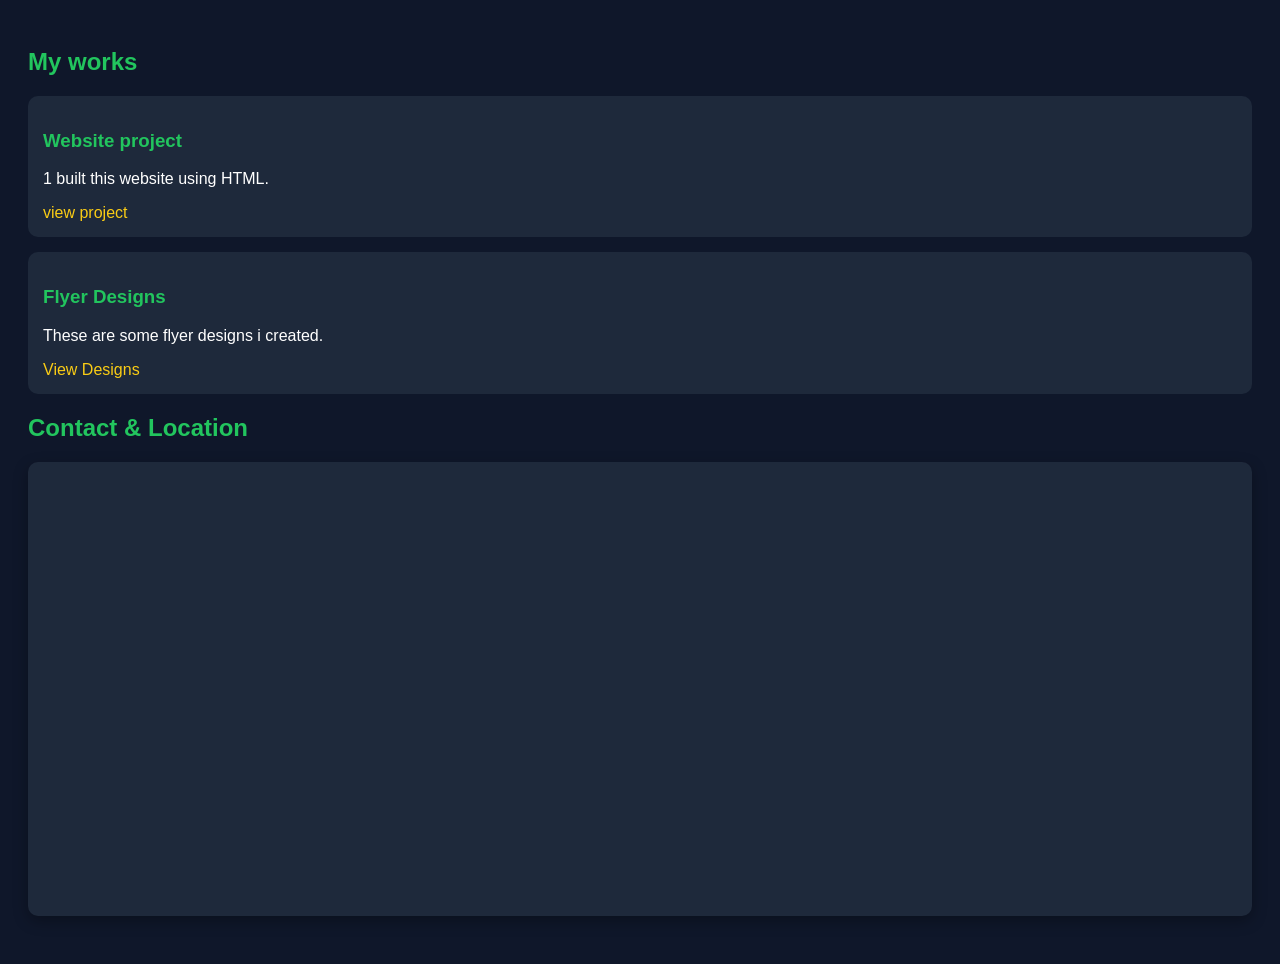
<file: index.html>
<!DOCTYPE html>
<html>
<head>
  <link rel="stylesheet" 
    href="style.css">
</head>
<body>
<h2>My works</h2>
<div>
<h3>Website project</h3>
<p>1 built this website using HTML.</p>
<a href="#">view project</a>
</div>
<div>
  <h3>Flyer Designs</h3>
  <p> These are some flyer designs i created.</p>
  <a href="#"> View Designs </a>
</div>

<!-- Contact Section with Map -->
<h2>Contact & Location</h2>
<div class="map-container">
  <iframe src="https://www.google.com/maps/embed?pb=!1m18!1m12!1m3!1d255860.0!2d7.0676!3d5.4867!2m3!1f0!2f0!3f0!3m2!1i1024!2i768!4f13.1!3m3!1m2!1s0x1043e0e9d2f1f1f1%3A0x1234567890abcdef!2sImo%20State%2C%20Nigeria!5e0!3m2!1sen!2sng!4v1234567890123" width="100%" height="450" style="border:0;" allowfullscreen="" loading="lazy" referrerpolicy="no-referrer-when-downgrade"></iframe>
</div>
    </body>
    </html>
</file>
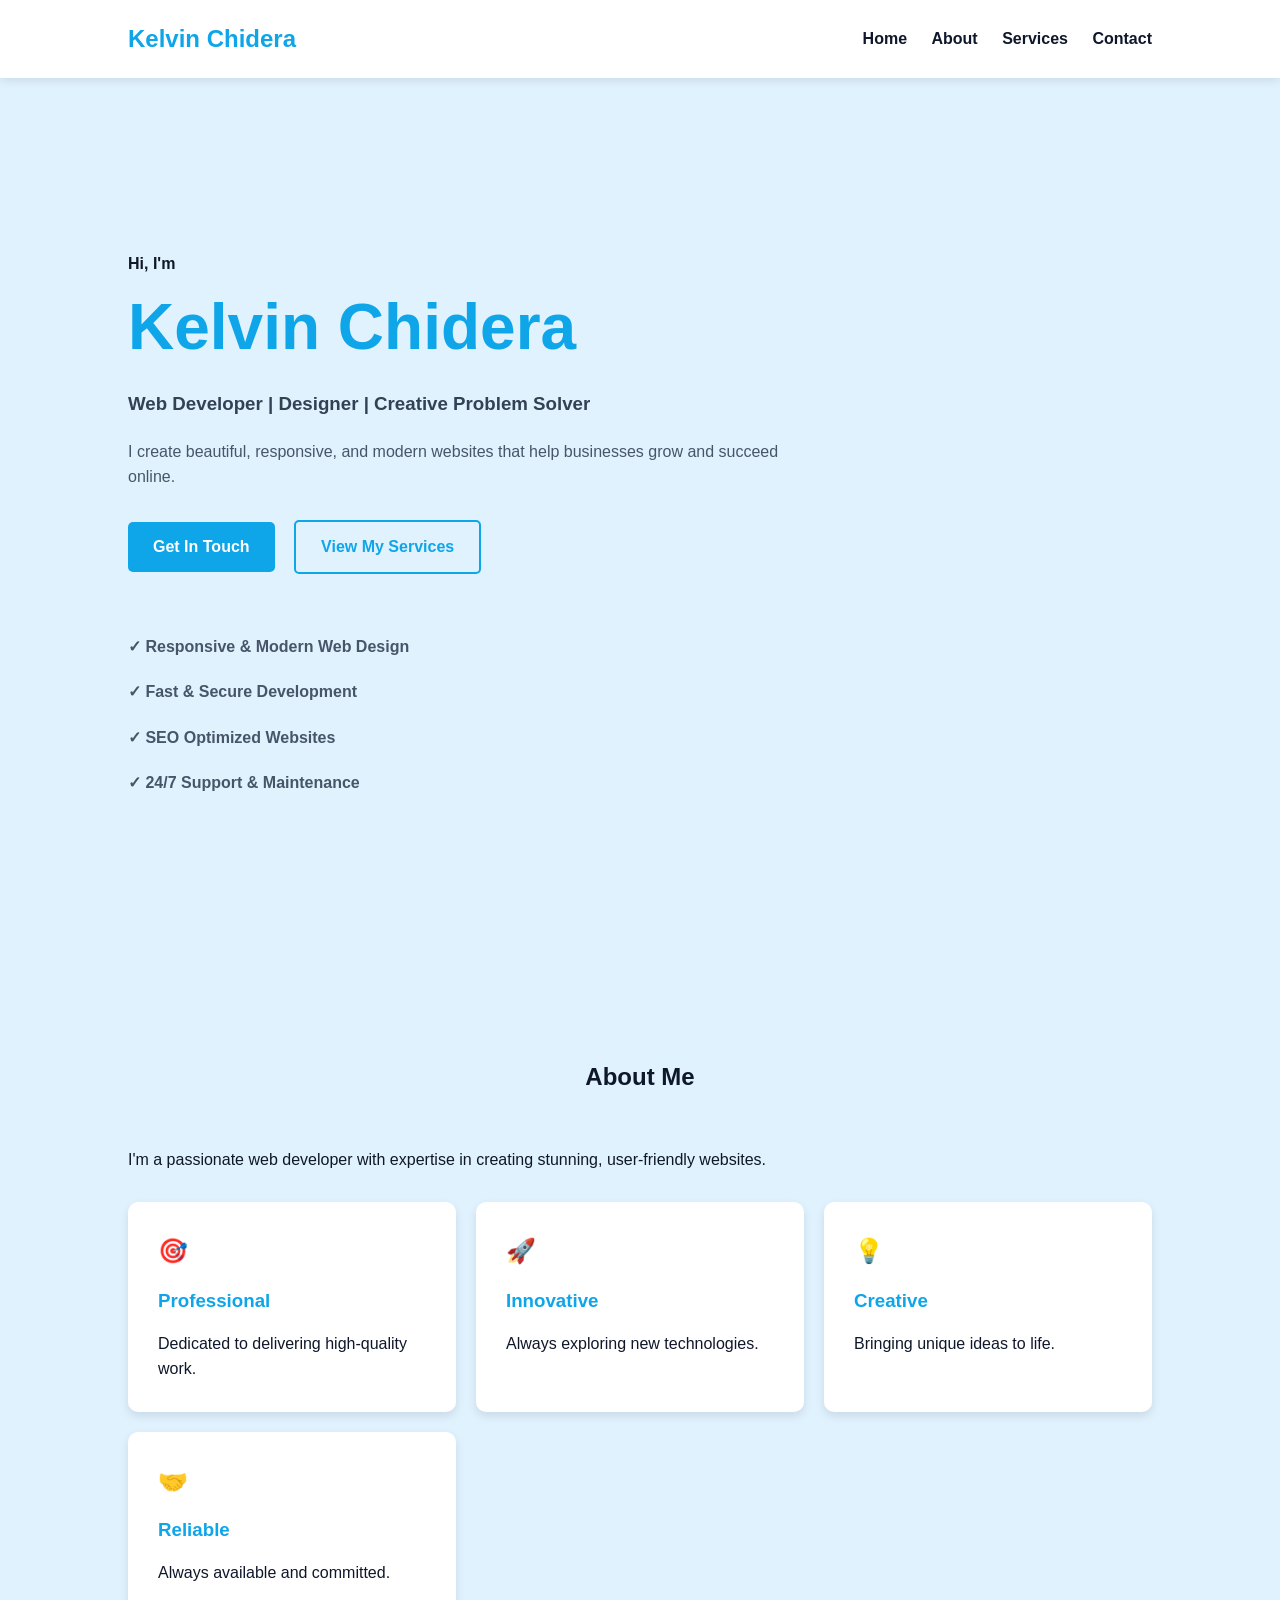
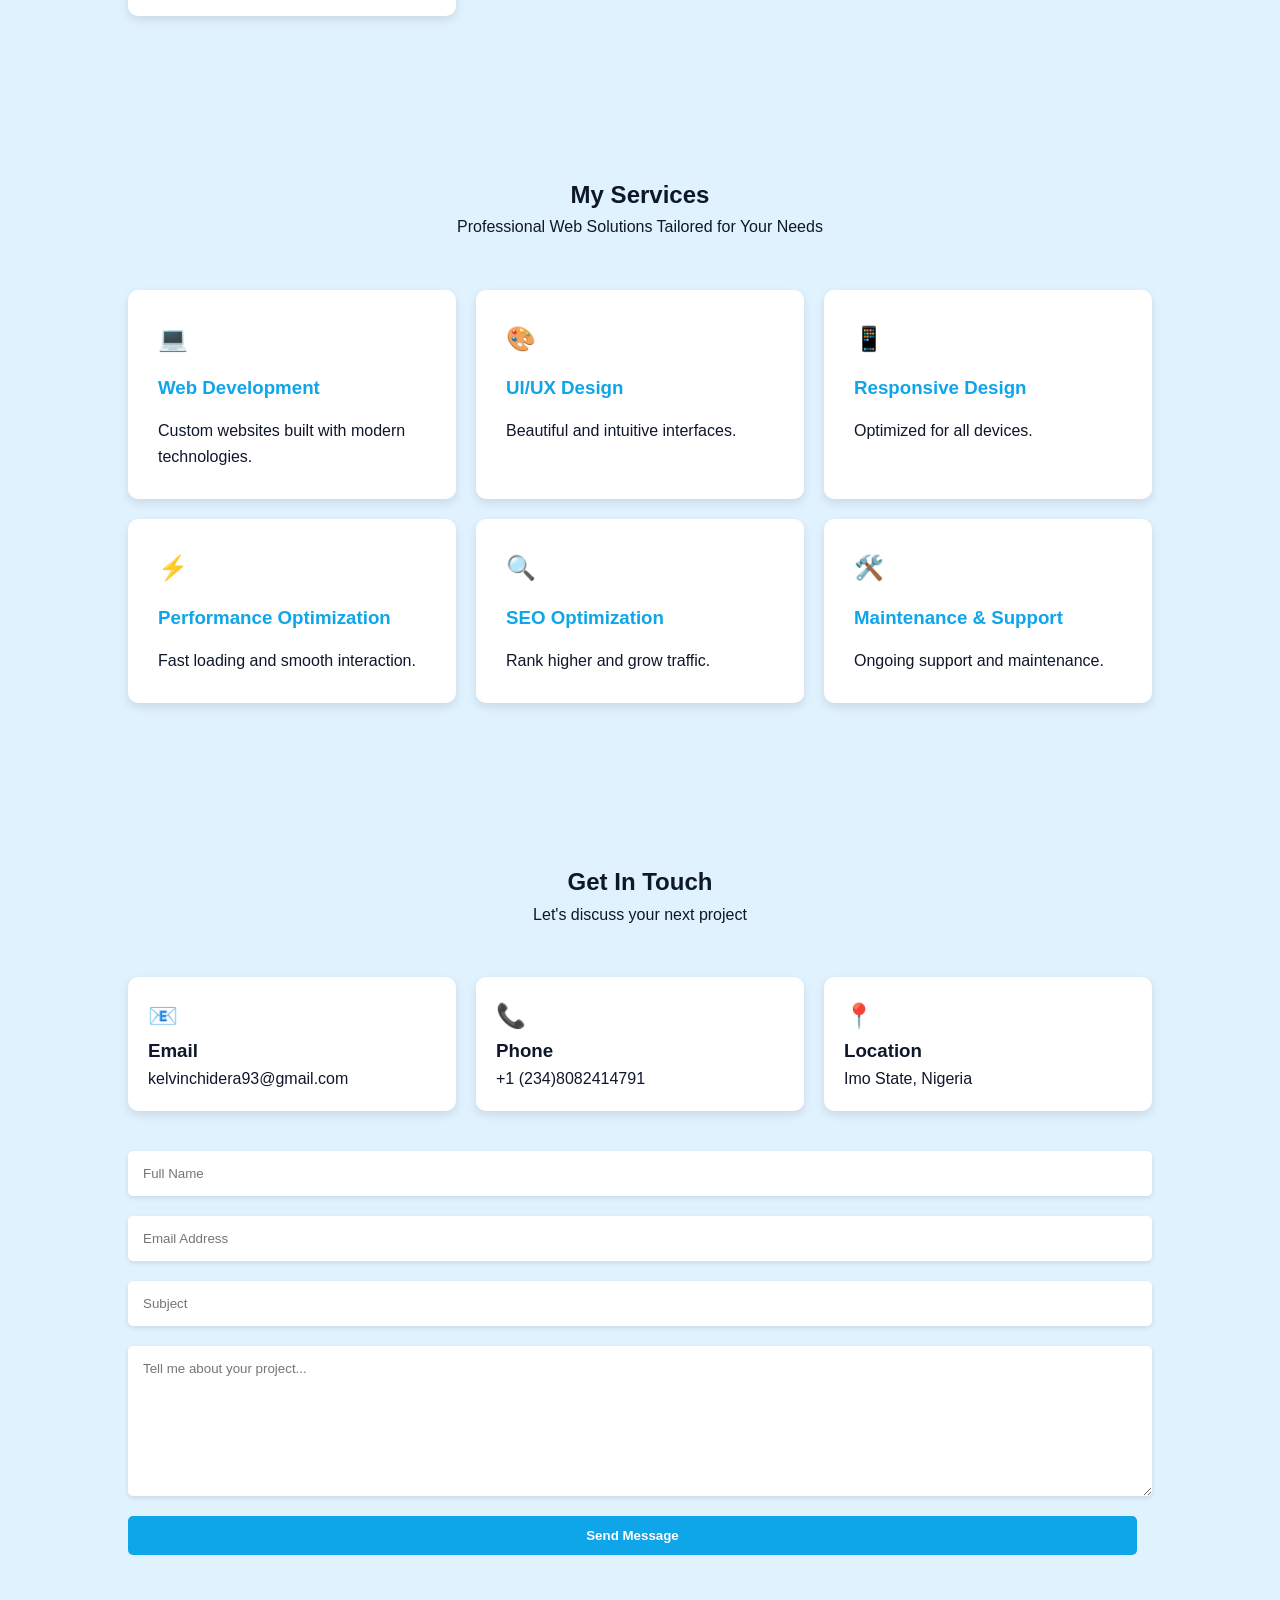
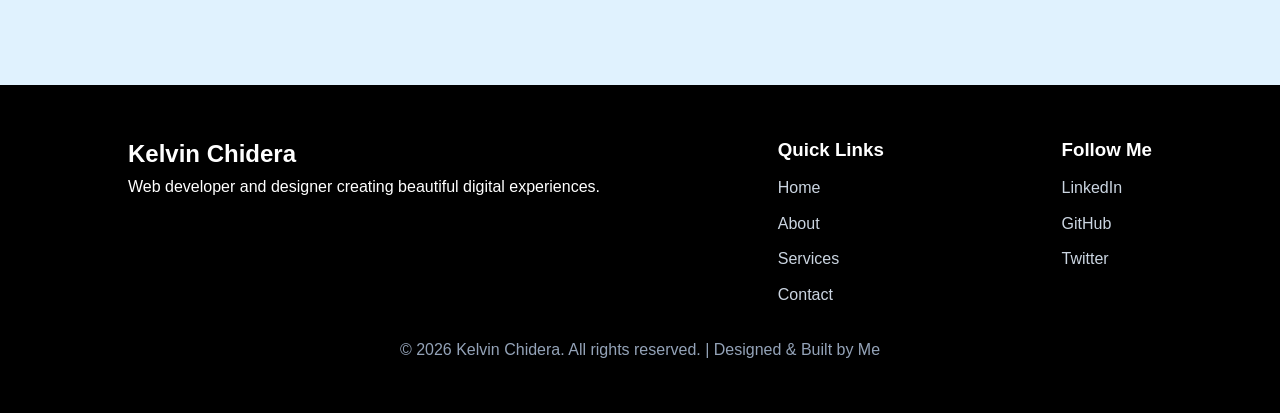
<file: kelvin-portfolio/index.html>
<!DOCTYPE html>
<html lang="en">
<head>
  <meta charset="UTF-8">
  <meta name="viewport" content="width=device-width, initial-scale=1.0">
  <title>Kelvin Chidera Portfolio</title>

  <style>

    *{
      margin:0;
      padding:0;
      box-sizing:border-box;
      font-family:Arial, sans-serif;
    }

    body{
      background:#e0f2fe;
      color:#0f172a;
      line-height:1.6;
    }

    header{
      display:flex;
      justify-content:space-between;
      align-items:center;
      padding:20px 10%;
      background:white;
      position:sticky;
      top:0;
      z-index:1000;
      box-shadow:0 2px 10px rgba(0,0,0,0.1);
    }

    header h2{
      color:#0ea5e9;
    }

    nav a{
      text-decoration:none;
      margin-left:20px;
      color:#0f172a;
      font-weight:bold;
    }

    nav a:hover{
      color:#0ea5e9;
    }

    .hero{
      min-height:100vh;
      display:flex;
      flex-direction:column;
      justify-content:center;
      padding:0 10%;
    }

    .hero h1{
      font-size:4rem;
      color:#0ea5e9;
    }

    .hero h3{
      margin-top:10px;
      color:#334155;
    }

    .hero p{
      margin-top:20px;
      max-width:700px;
      color:#475569;
    }

    .buttons{
      margin-top:30px;
    }

    .btn{
      display:inline-block;
      padding:12px 25px;
      background:#0ea5e9;
      color:white;
      text-decoration:none;
      border-radius:5px;
      margin-right:15px;
      font-weight:bold;
    }

    .btn-outline{
      background:transparent;
      border:2px solid #0ea5e9;
      color:#0ea5e9;
    }

    .features{
      margin-top:40px;
    }

    .features p{
      margin-bottom:10px;
      font-weight:bold;
    }

    section{
      padding:80px 10%;
    }

    .section-title{
      text-align:center;
      margin-bottom:50px;
    }

    .cards{
      display:grid;
      grid-template-columns:repeat(auto-fit,minmax(250px,1fr));
      gap:20px;
      margin-top:30px;
    }

    .card{
      background:white;
      padding:30px;
      border-radius:10px;
      box-shadow:0 4px 10px rgba(0,0,0,0.1);
      transition:0.3s;
    }

    .card:hover{
      transform:translateY(-5px);
    }

    .card h3{
      margin:15px 0;
      color:#0ea5e9;
    }

    .contact-box{
      display:grid;
      grid-template-columns:repeat(auto-fit,minmax(250px,1fr));
      gap:20px;
      margin-top:40px;
    }

    .contact-card{
      background:white;
      padding:20px;
      border-radius:10px;
      box-shadow:0 4px 10px rgba(0,0,0,0.1);
    }

    form{
      margin-top:40px;
      display:flex;
      flex-direction:column;
      gap:20px;
    }

    input, textarea{
      padding:15px;
      border:none;
      border-radius:5px;
      outline:none;
      background:white;
      box-shadow:0 2px 5px rgba(0,0,0,0.1);
    }

    textarea{
      height:150px;
    }

    button{
      border:none;
      cursor:pointer;
    }

    footer{
      background:black;
      color:white;
      padding:50px 10%;
      margin-top:50px;
    }

    .footer-content{
      display:flex;
      justify-content:space-between;
      flex-wrap:wrap;
      gap:30px;
    }

    footer a{
      color:#cbd5e1;
      text-decoration:none;
      display:block;
      margin-top:10px;
    }

    footer a:hover{
      color:#0ea5e9;
    }

    .copyright{
      text-align:center;
      margin-top:30px;
      color:#94a3b8;
    }

    @media(max-width:768px){

      header{
        flex-direction:column;
      }

      nav{
        margin-top:15px;
      }

      .hero h1{
        font-size:2.5rem;
      }

    }

  </style>

</head>

<body>

  <!-- HEADER -->

  <header>

    <h2>Kelvin Chidera</h2>

    <nav>
      <a href="#home">Home</a>
      <a href="#about">About</a>
      <a href="#services">Services</a>
      <a href="#contact">Contact</a>
    </nav>

  </header>

  <!-- HERO SECTION -->

  <section class="hero" id="home">

    <h4>Hi, I'm</h4>

    <h1>Kelvin Chidera</h1>

    <h3>
      Web Developer | Designer | Creative Problem Solver
    </h3>

    <p>
      I create beautiful, responsive, and modern websites
      that help businesses grow and succeed online.
    </p>

    <div class="buttons">

      <a href="#contact" class="btn">
        Get In Touch
      </a>

      <a href="#services" class="btn btn-outline">
        View My Services
      </a>

    </div>

    <div class="features">

      <p>✓ Responsive & Modern Web Design</p>

      <p>✓ Fast & Secure Development</p>

      <p>✓ SEO Optimized Websites</p>

      <p>✓ 24/7 Support & Maintenance</p>

    </div>

  </section>

  <!-- ABOUT -->

  <section id="about">

    <div class="section-title">
      <h2>About Me</h2>
    </div>

    <p>
      I'm a passionate web developer with expertise in creating
      stunning, user-friendly websites.
    </p>

    <div class="cards">

      <div class="card">
        <h1>🎯</h1>
        <h3>Professional</h3>
        <p>
          Dedicated to delivering high-quality work.
        </p>
      </div>

      <div class="card">
        <h1>🚀</h1>
        <h3>Innovative</h3>
        <p>
          Always exploring new technologies.
        </p>
      </div>

      <div class="card">
        <h1>💡</h1>
        <h3>Creative</h3>
        <p>
          Bringing unique ideas to life.
        </p>
      </div>

      <div class="card">
        <h1>🤝</h1>
        <h3>Reliable</h3>
        <p>
          Always available and committed.
        </p>
      </div>

    </div>

  </section>

  <!-- SERVICES -->

  <section id="services">

    <div class="section-title">
      <h2>My Services</h2>

      <p>
        Professional Web Solutions Tailored for Your Needs
      </p>
    </div>

    <div class="cards">

      <div class="card">
        <h1>💻</h1>
        <h3>Web Development</h3>
        <p>
          Custom websites built with modern technologies.
        </p>
      </div>

      <div class="card">
        <h1>🎨</h1>
        <h3>UI/UX Design</h3>
        <p>
          Beautiful and intuitive interfaces.
        </p>
      </div>

      <div class="card">
        <h1>📱</h1>
        <h3>Responsive Design</h3>
        <p>
          Optimized for all devices.
        </p>
      </div>

      <div class="card">
        <h1>⚡</h1>
        <h3>Performance Optimization</h3>
        <p>
          Fast loading and smooth interaction.
        </p>
      </div>

      <div class="card">
        <h1>🔍</h1>
        <h3>SEO Optimization</h3>
        <p>
          Rank higher and grow traffic.
        </p>
      </div>

      <div class="card">
        <h1>🛠️</h1>
        <h3>Maintenance & Support</h3>
        <p>
          Ongoing support and maintenance.
        </p>
      </div>

    </div>

  </section>

  <!-- CONTACT -->

  <section id="contact">

    <div class="section-title">

      <h2>Get In Touch</h2>

      <p>Let's discuss your next project</p>

    </div>

    <div class="contact-box">

      <div class="contact-card">
        <h1>📧</h1>
        <h3>Email</h3>
        <p>kelvinchidera93@gmail.com</p>
      </div>

      <div class="contact-card">
        <h1>📞</h1>
        <h3>Phone</h3>
        <p>+1 (234)8082414791</p>
      </div>

      <div class="contact-card">
        <h1>📍</h1>
        <h3>Location</h3>
        <p>Imo State, Nigeria</p>
      </div>

    </div>

    <form>

      <input type="text" placeholder="Full Name">

      <input type="email" placeholder="Email Address">

      <input type="text" placeholder="Subject">

      <textarea placeholder="Tell me about your project..."></textarea>

      <button class="btn">
        Send Message
      </button>

    </form>

  </section>

  <!-- FOOTER -->

  <!-- FOOTER -->

<!-- FOOTER -->

<footer>

  <div class="footer-content">

    <div>

      <h2>Kelvin Chidera</h2>

      <p>
        Web developer and designer creating beautiful digital experiences.
      </p>

    </div>

    <div>

      <h3>Quick Links</h3>

      <a href="#home">Home</a>
      <a href="#about">About</a>
      <a href="#services">Services</a>
      <a href="#contact">Contact</a>

    </div>

    <div>

      <h3>Follow Me</h3>

      <a href="#">LinkedIn</a>
      <a href="#">GitHub</a>
      <a href="#">Twitter</a>

    </div>

  </div>

  <div class="copyright">

    © 2026 Kelvin Chidera. All rights reserved.
    | Designed & Built by Me

  </div>

</footer>
</file>
<file: style.css>
body {
  background-color: #0f172a;
  color: white;
  font-family: Arial, san-serif;
  padding: 20px;
}
h1{
  color: #38bdf8;
}
h2, h3 {
  color: #22c55e;
}
div {
  background: #1e293b;
  padding:15px;
  border-radius: 10px;
  margin-bottom: 15px;
}
a {
  color: #facc15;
  text-decoration: none;
}
a:hover {
 text-decoration: underline;
}

/* Map Container */
.map-container {
  margin-top: 20px;
  margin-bottom: 20px;
  border-radius: 10px;
  overflow: hidden;
  box-shadow: 0 5px 15px rgba(0, 0, 0, 0.3);
  background: #1e293b;
  padding: 0;
  width: 100%;
  max-width: 100%;
}

.map-container iframe {
  border: none;
}
</file>
